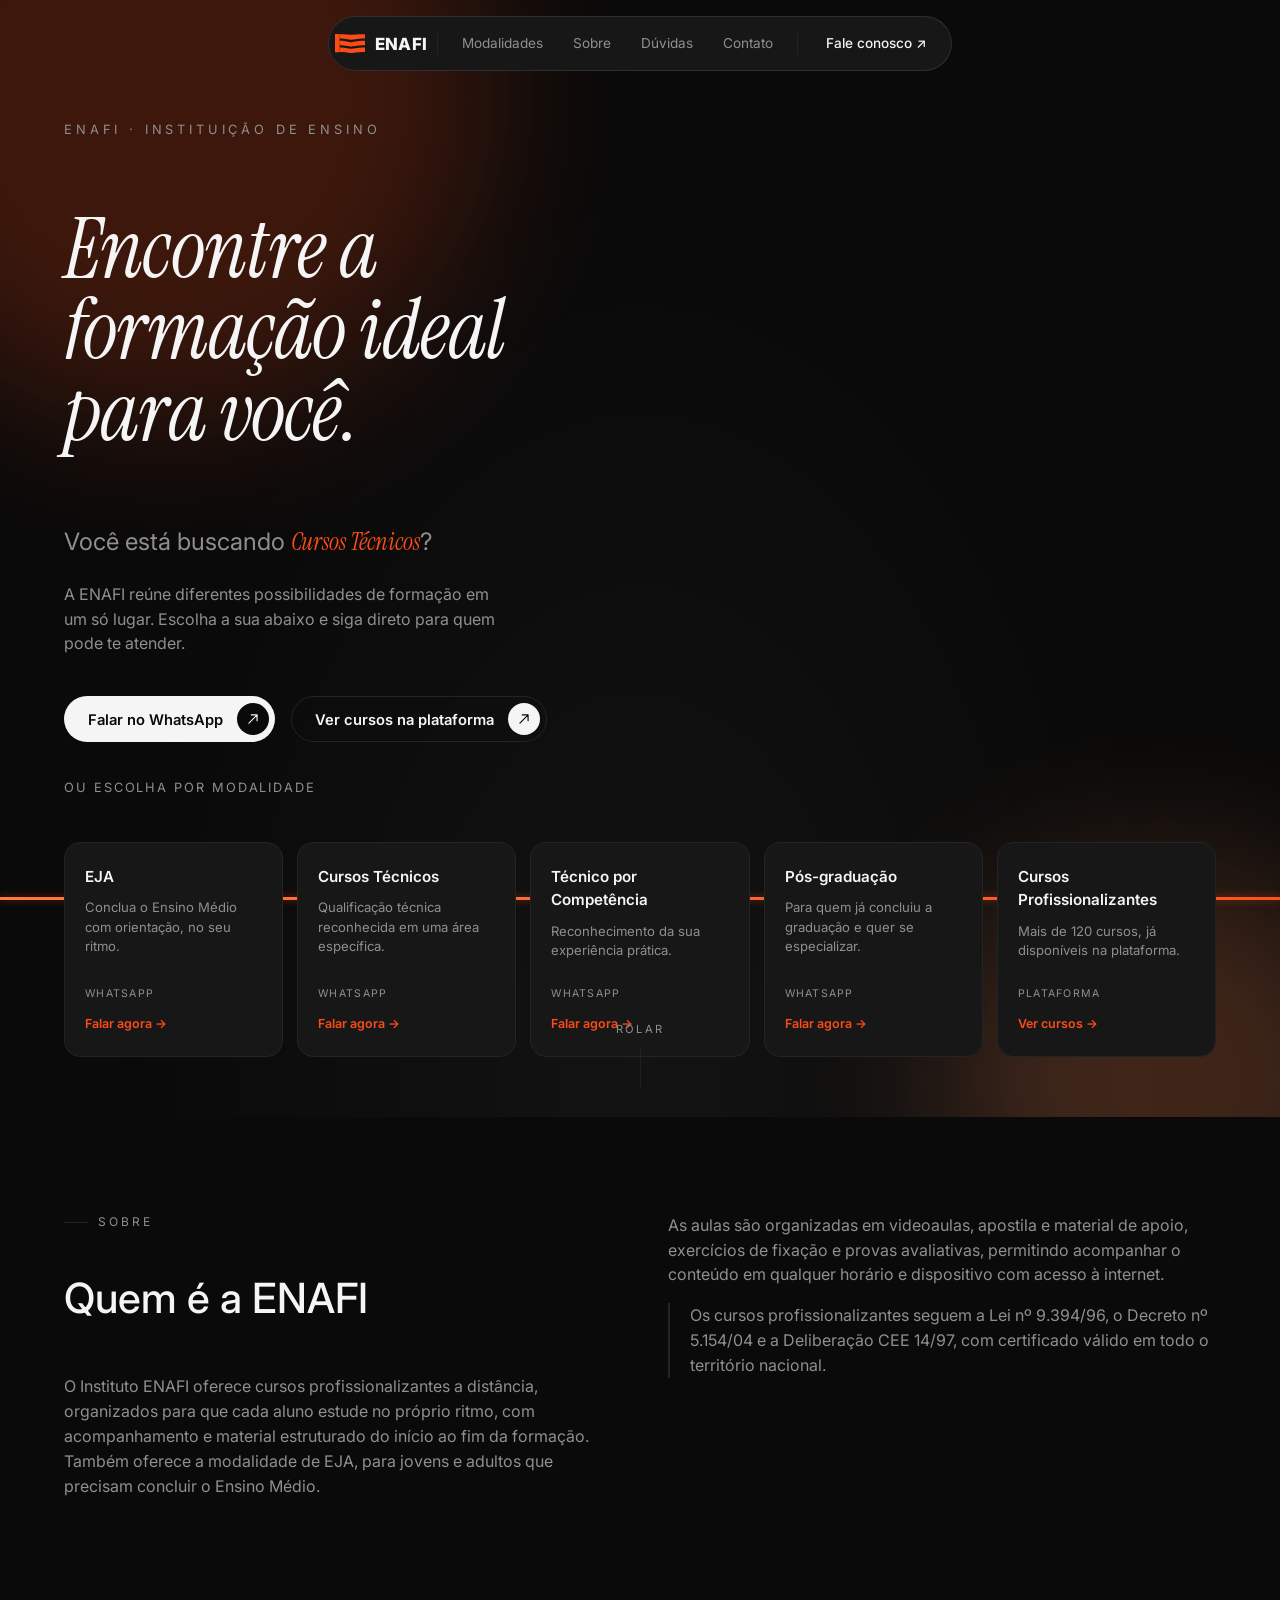
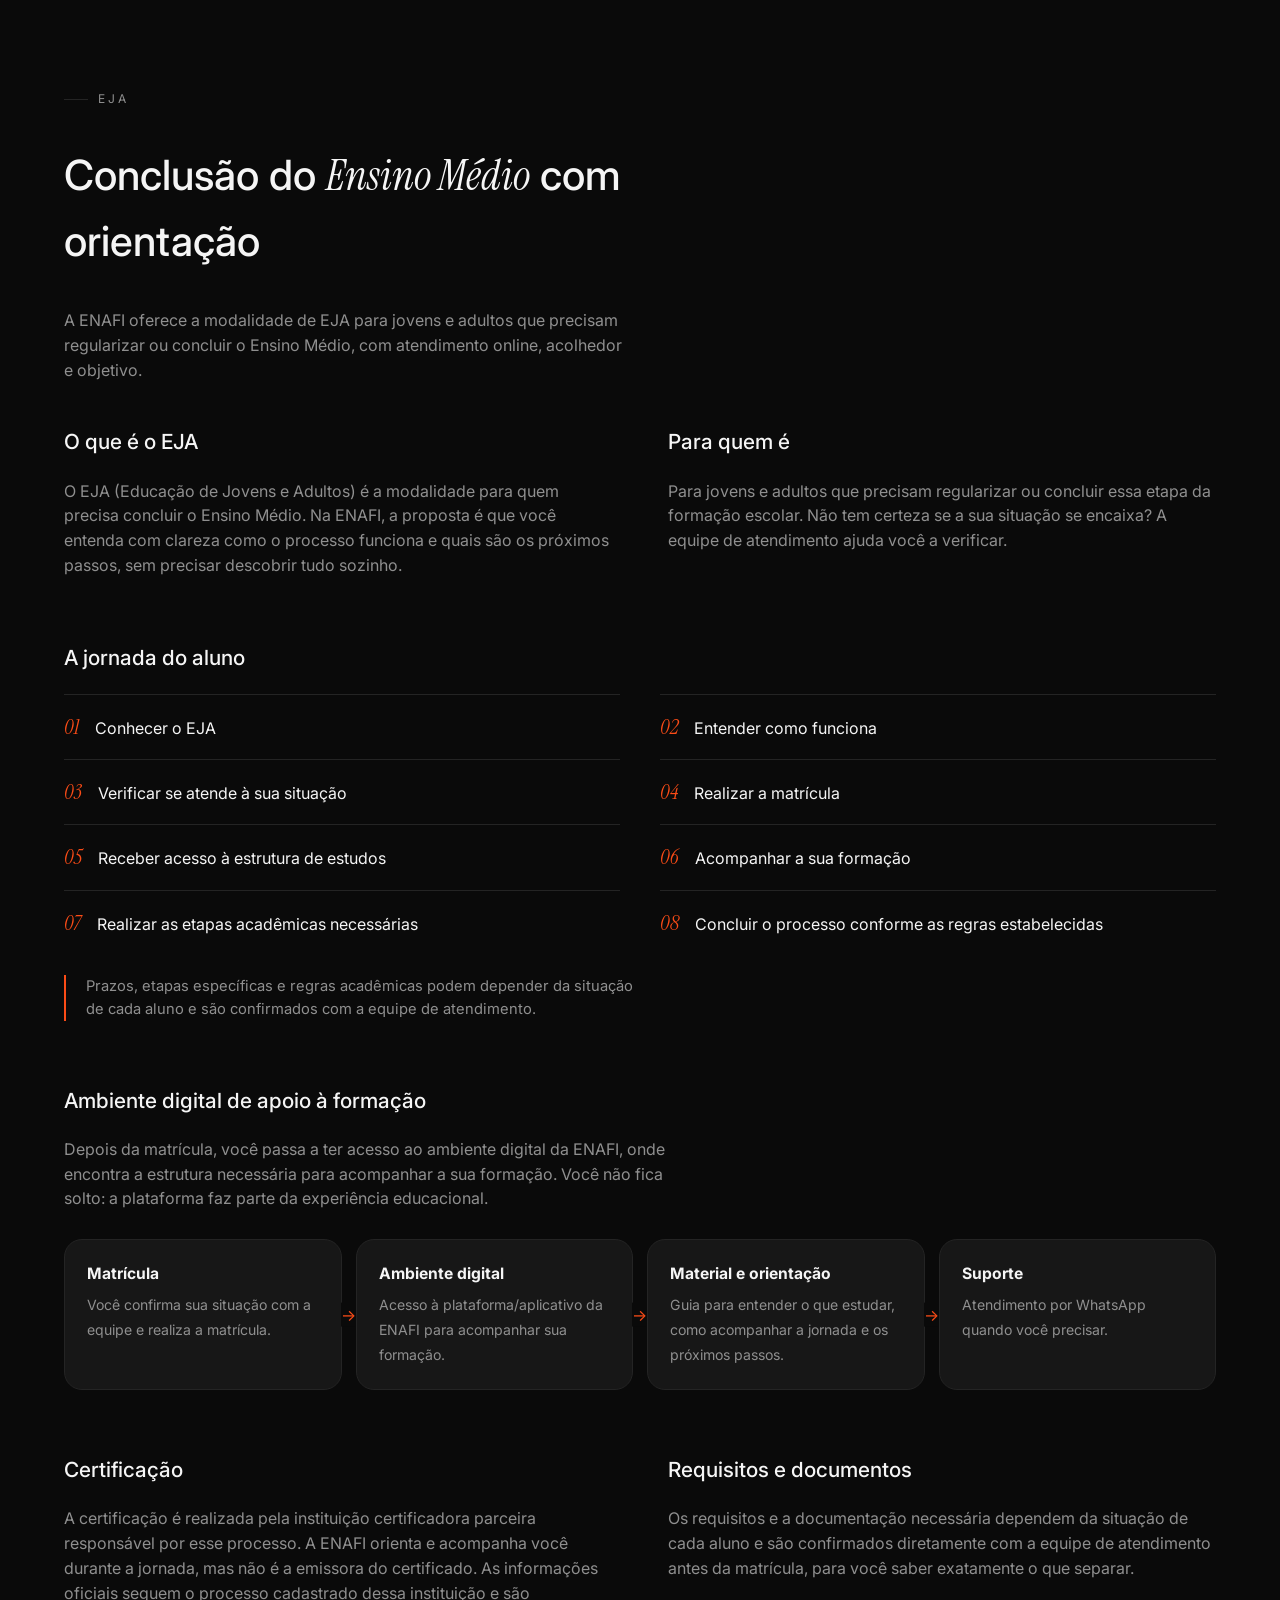
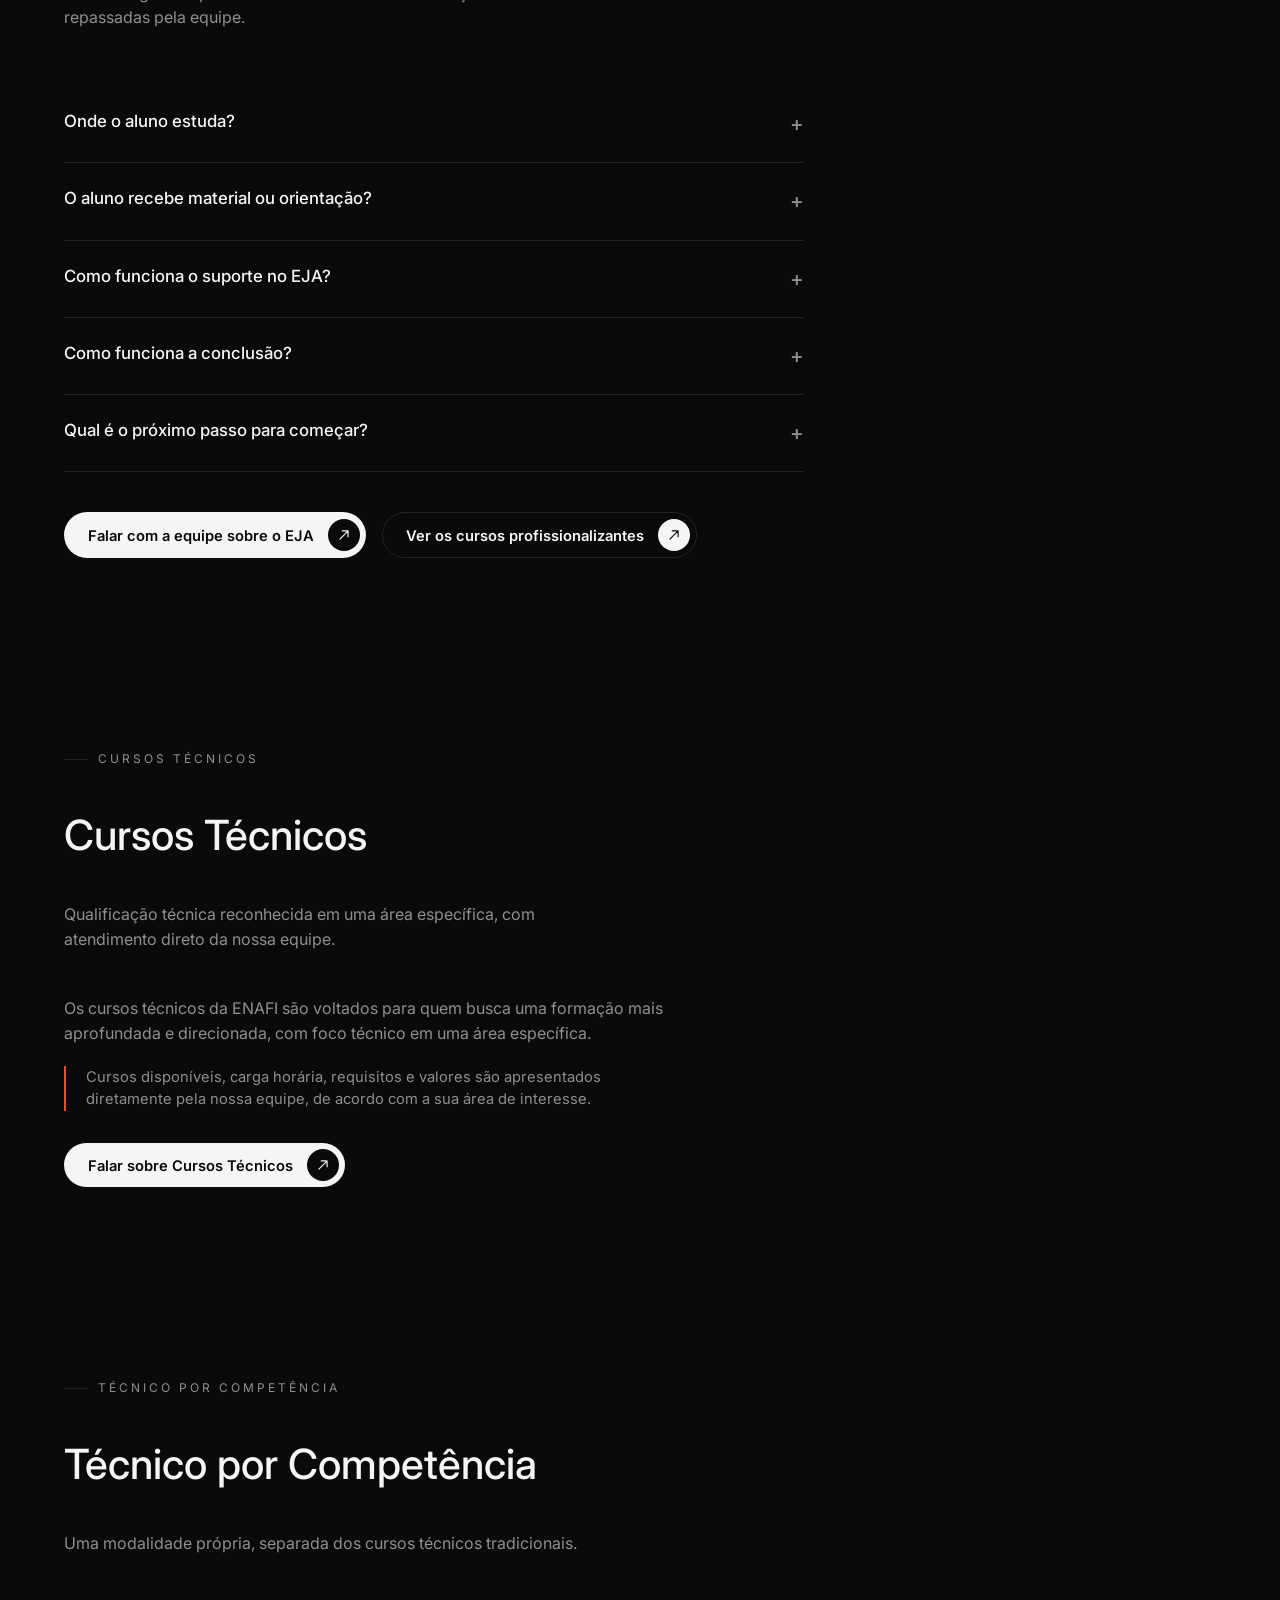
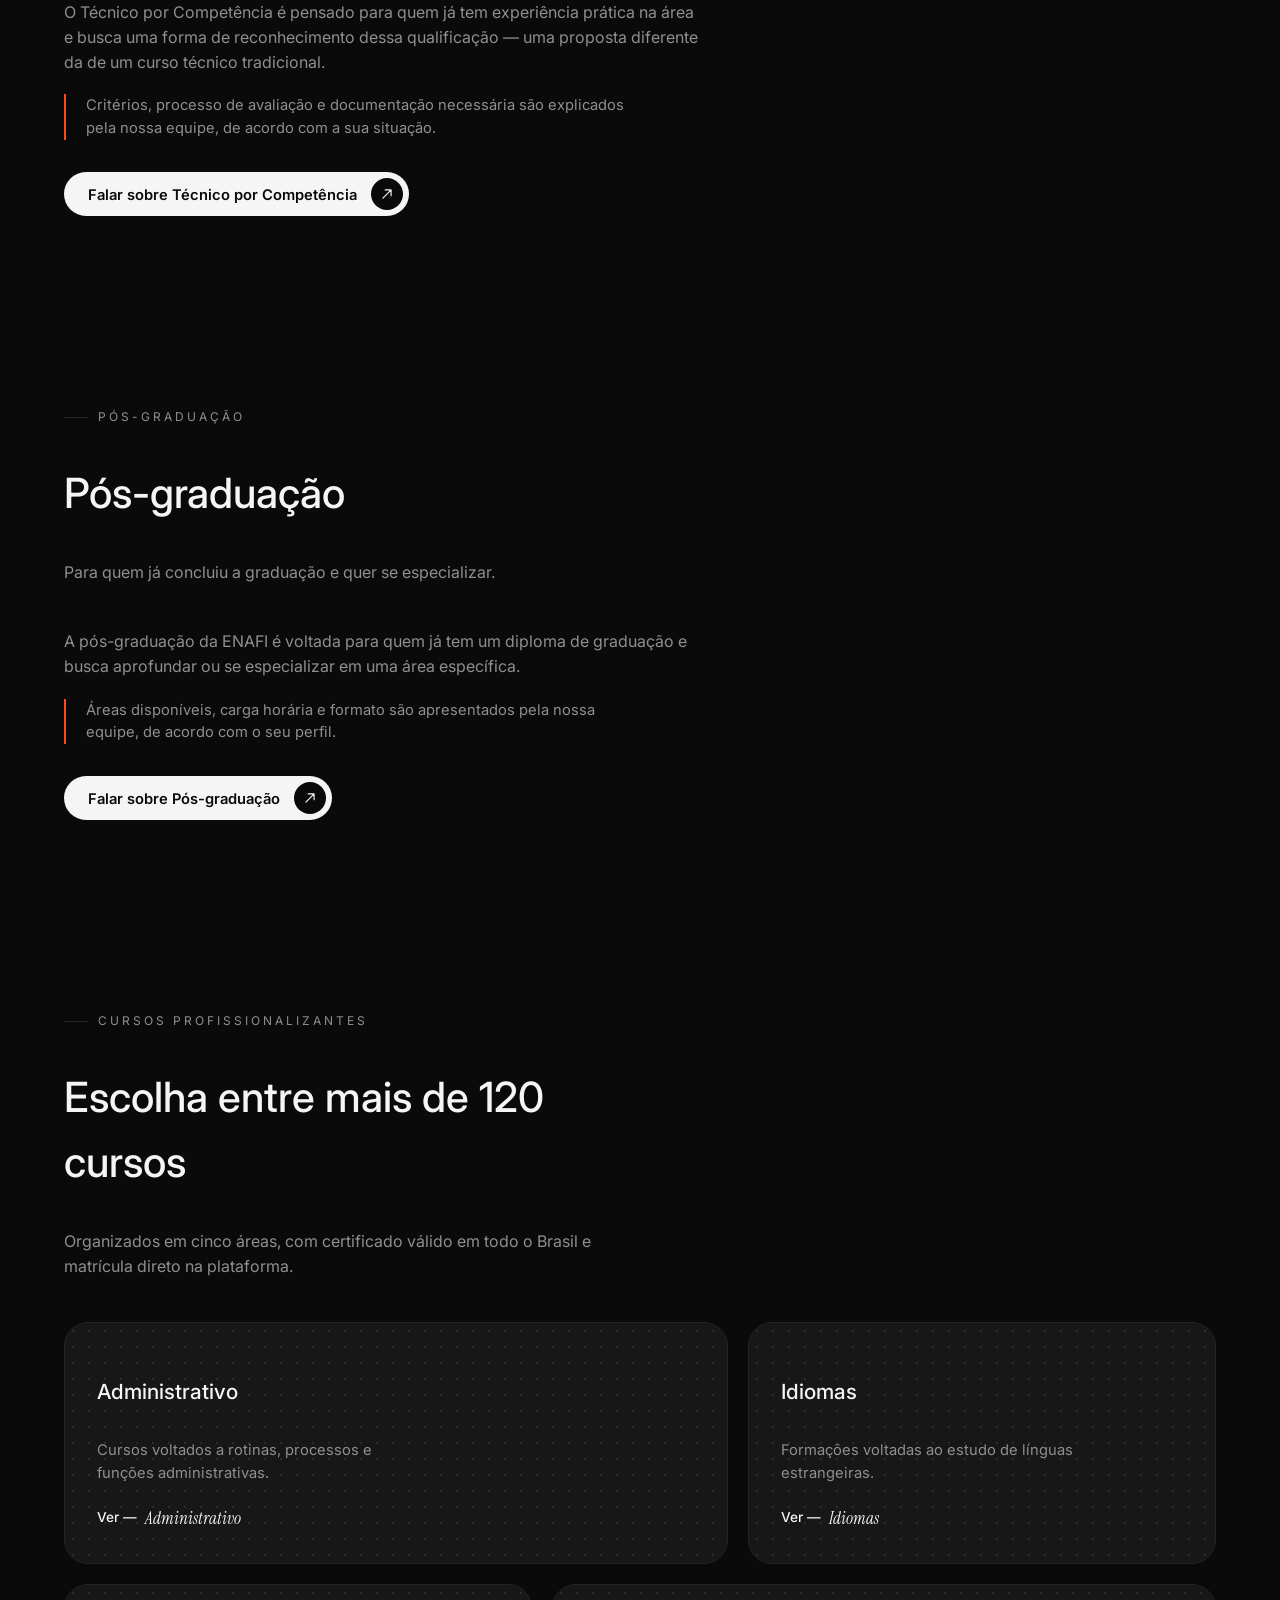
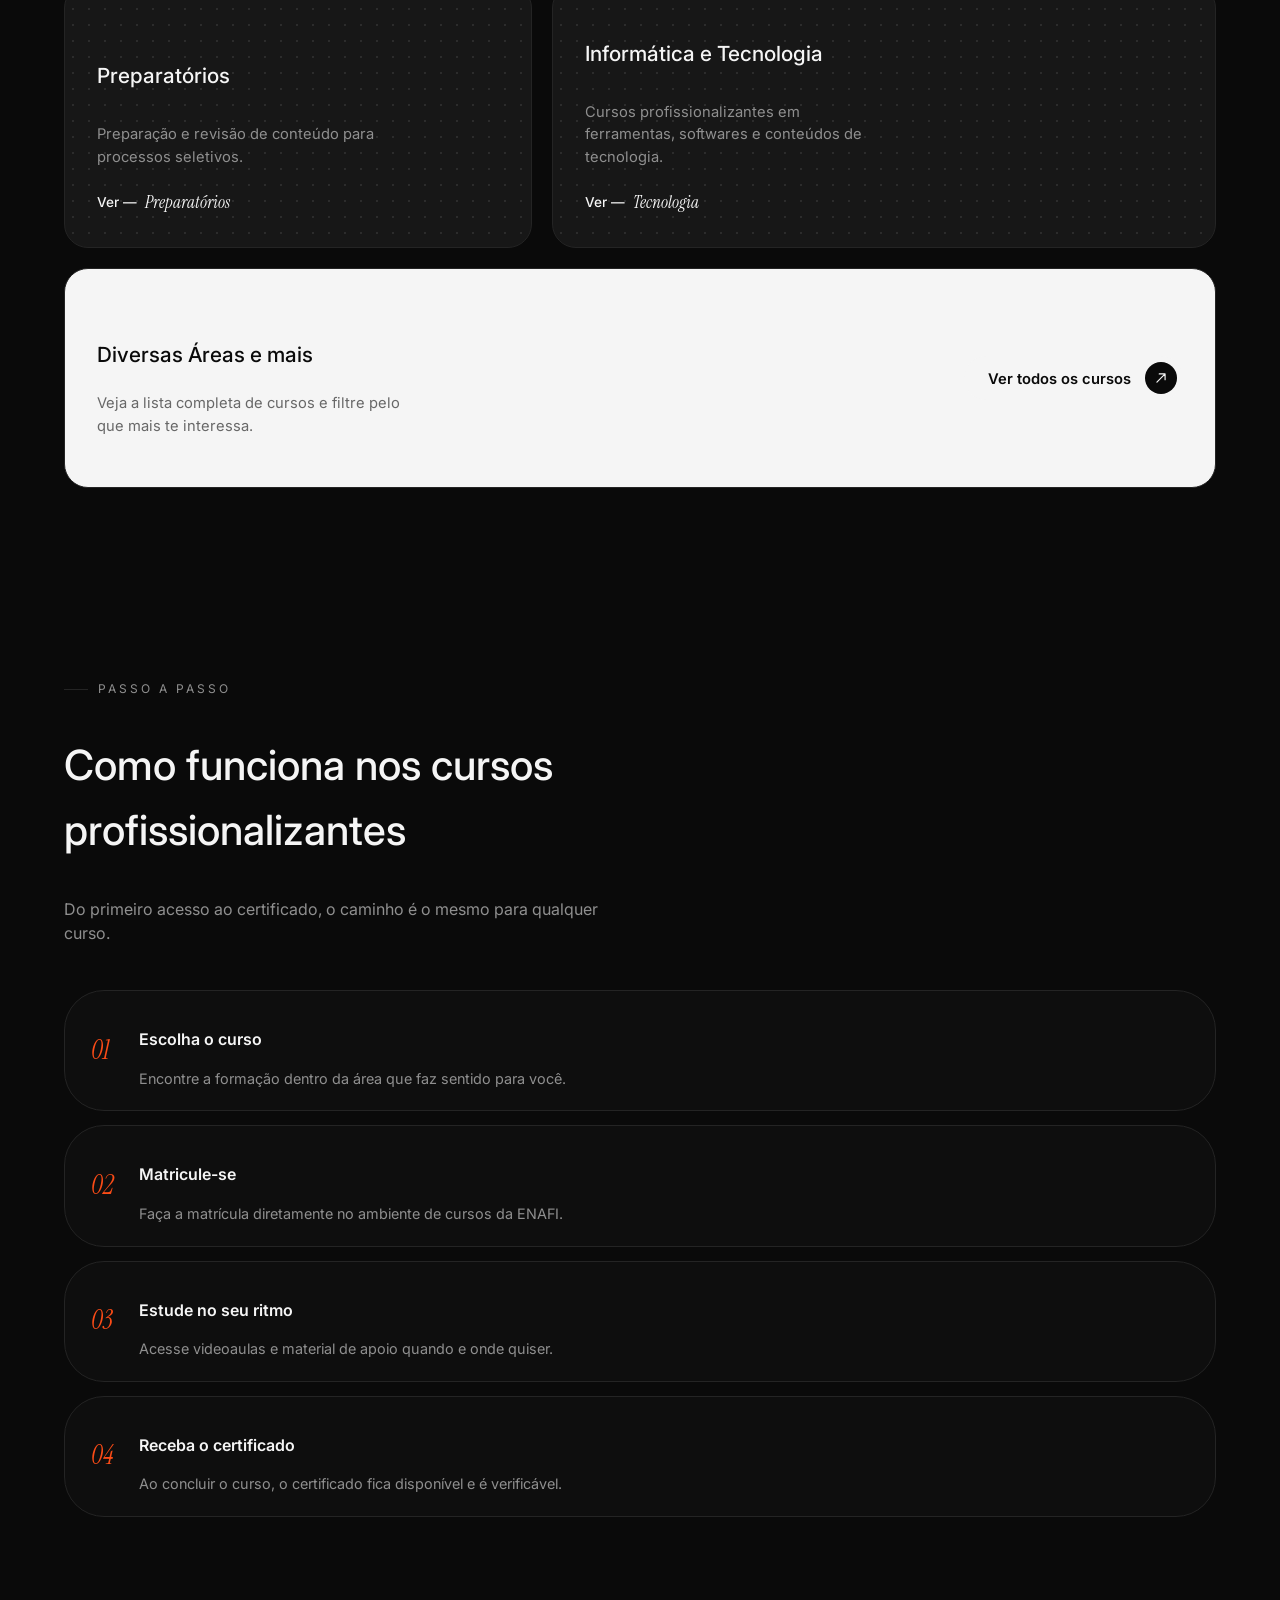
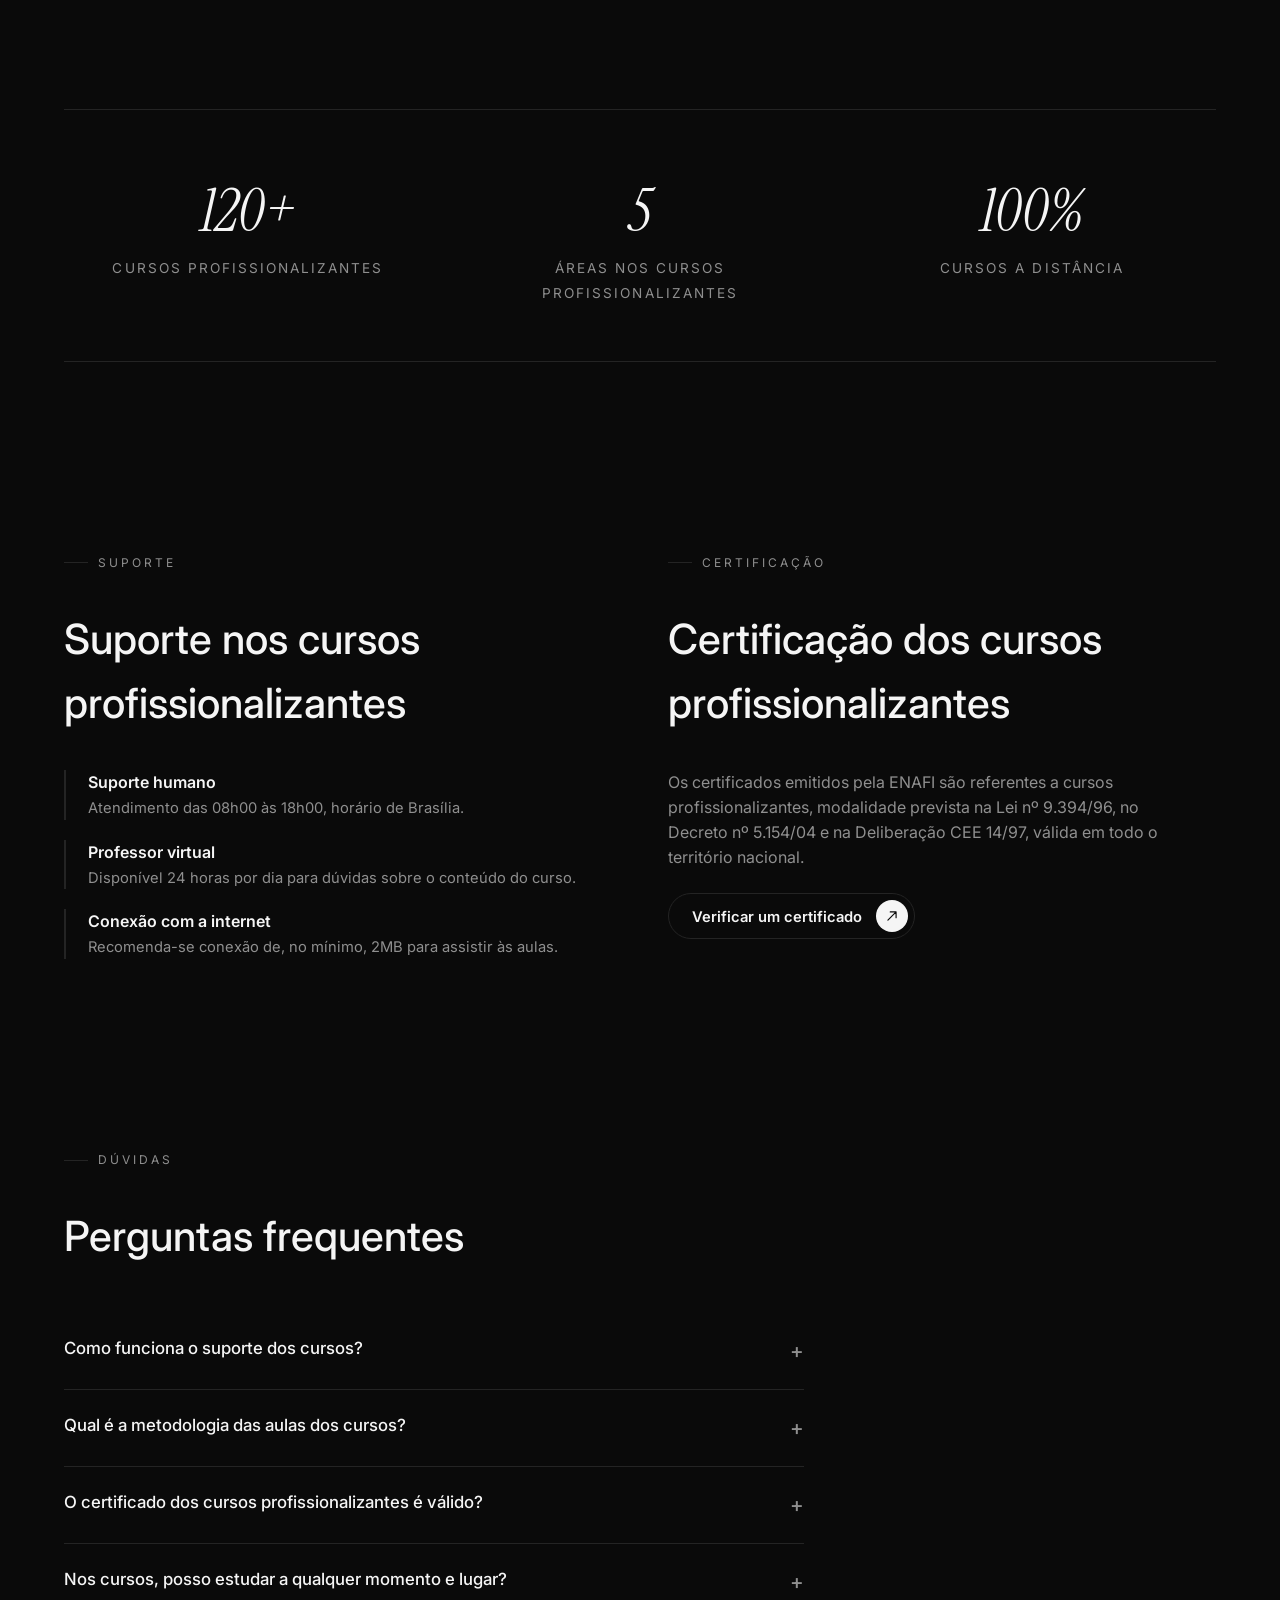
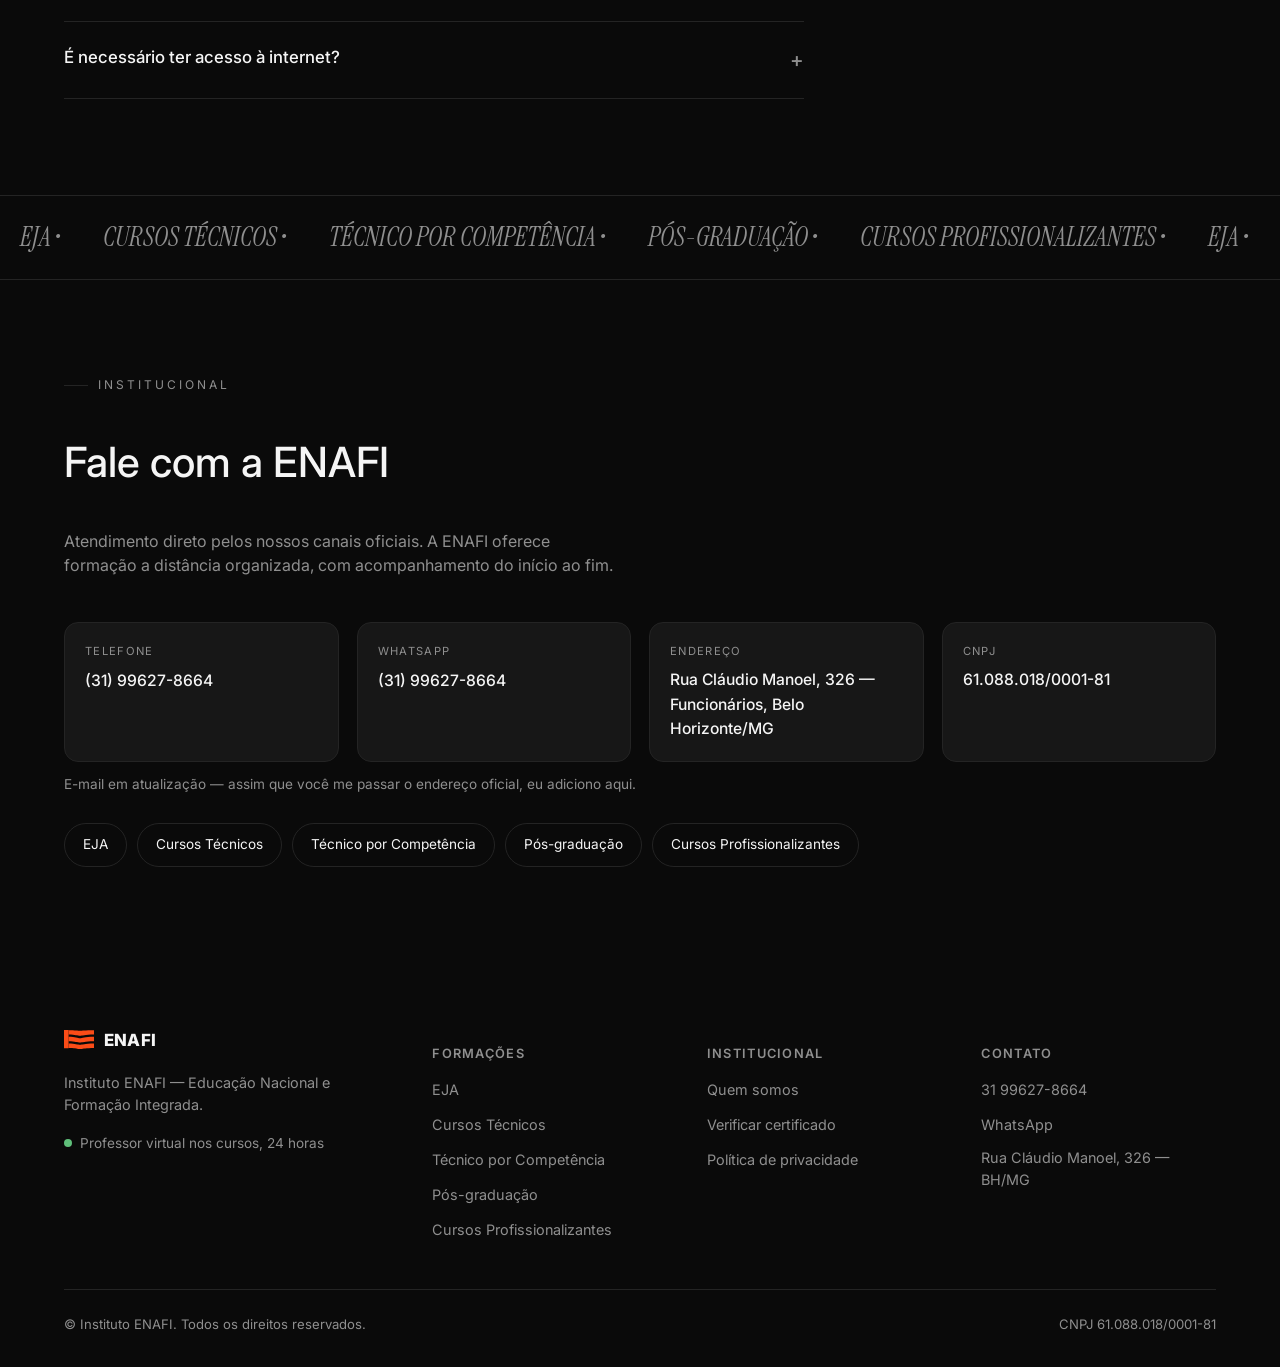
<file: index.html>
<!DOCTYPE html>
<html lang="pt-BR">
<head>
<meta charset="UTF-8">
<meta name="viewport" content="width=device-width, initial-scale=1, viewport-fit=cover">
<title>Instituto ENAFI | Educação Nacional e Formação Integrada</title>
<meta name="description" content="Instituto ENAFI: EJA, Cursos Técnicos, Técnico por Competência, Pós-graduação e Cursos Profissionalizantes em um só lugar. Encontre sua formação e fale direto com a nossa equipe.">
<link rel="preconnect" href="https://fonts.googleapis.com">
<link rel="preconnect" href="https://fonts.gstatic.com" crossorigin>
<link href="https://fonts.googleapis.com/css2?family=Instrument+Serif:ital@1&family=Inter:wght@300;400;500;600;700&display=swap" rel="stylesheet">
<style>
  :root {
    --bg: 0 0% 4%; --surface: 0 0% 9%; --text: 0 0% 96%; --muted: 0 0% 56%; --stroke: 0 0% 14%;
    --radius: 24px;
    box-sizing: border-box;
    padding-top: env(safe-area-inset-top,0px); padding-bottom: env(safe-area-inset-bottom,0px);
  }
  *,*::before,*::after{box-sizing:inherit}
  html{scroll-behavior:smooth; scroll-padding-top:90px}
  body{
    margin:0; background:hsl(var(--bg)); color:hsl(var(--text));
    font-family:'Inter',-apple-system,sans-serif; line-height:1.55; font-size:16px; -webkit-font-smoothing:antialiased;
  }
  em.sr{font-family:'Instrument Serif',serif; font-style:italic; font-weight:400}
  p{margin:0} a{color:inherit; text-decoration:none} img{max-width:100%}
  .wrap{max-width:1200px; margin:0 auto; padding:0 24px}
  .accent-gradient{background-image:linear-gradient(90deg,#FF7A3D 0%,#FB4C17 100%)}
  .muted{color:hsl(var(--muted))}
  a.skip-link{position:absolute; left:-999px; top:0; background:hsl(var(--text)); color:hsl(var(--bg)); padding:10px 16px; z-index:200}
  a.skip-link:focus{left:16px; top:16px}
  :focus-visible{outline:2px solid hsl(var(--text)); outline-offset:3px}

  /* Loading screen */
  #loading{position:fixed; inset:0; z-index:9999; background:hsl(var(--bg)); display:flex; flex-direction:column; justify-content:space-between; padding:32px; transition:opacity .5s ease}
  #loading.done{opacity:0; pointer-events:none}
  .load-top{font-size:11px; text-transform:uppercase; letter-spacing:.3em; color:hsl(var(--muted))}
  .load-mid{flex:1; display:flex; align-items:center; justify-content:center}
  .load-word{font-family:'Instrument Serif',serif; font-style:italic; font-size:clamp(2.2rem,7vw,4.5rem); color:hsla(0,0%,96%,.85); animation:roleFade .4s ease-out}
  .load-bottom{display:flex; justify-content:flex-end}
  .load-count{font-family:'Instrument Serif',serif; font-size:clamp(3.5rem,14vw,8rem); font-variant-numeric:tabular-nums}
  .load-bar{position:fixed; left:0; right:0; bottom:0; height:3px; background:hsla(0,0%,100%,.08)}
  .load-bar-fill{height:100%; width:100%; transform-origin:left; transform:scaleX(0); box-shadow:0 0 8px rgba(251,76,23,.45)}
  @keyframes roleFade{from{opacity:0; transform:translateY(8px)} to{opacity:1; transform:translateY(0)}}
  @media (prefers-reduced-motion:reduce){ #loading{display:none} }

  /* Nav */
  header.site{position:fixed; top:env(safe-area-inset-top,0px); left:0; right:0; z-index:60; display:flex; justify-content:center; padding:16px 16px 0}
  .navpill{display:inline-flex; align-items:center; gap:4px; border-radius:999px; border:1px solid hsla(0,0%,100%,.1); background:hsl(var(--surface)); backdrop-filter:blur(10px); padding:6px; transition:box-shadow .3s ease}
  header.site.is-scrolled .navpill{box-shadow:0 8px 24px rgba(0,0,0,.4)}
  .logo-ring{width:38px; height:38px; border-radius:50%; padding:2px; flex-shrink:0}
  .logo-ring-inner{width:100%; height:100%; border-radius:50%; background:hsl(var(--bg)); display:flex; align-items:center; justify-content:center; font-family:'Instrument Serif',serif; font-style:italic; font-size:14px}
  .brand-lockup{display:inline-flex; align-items:center; gap:10px}
  .brand-mark{width:30px; height:auto; color:#FB4C17; flex-shrink:0}
  .brand-word{font-family:'Inter',sans-serif; font-weight:800; font-size:1.05rem; letter-spacing:.01em; color:hsl(var(--text))}
  .navdiv{width:1px; height:20px; background:hsl(var(--stroke)); margin:0 6px}
  nav.primary{display:flex; align-items:center; gap:2px}
  nav.primary a{font-size:.85rem; color:hsl(var(--muted)); padding:8px 14px; border-radius:999px; transition:background .2s,color .2s; white-space:nowrap}
  nav.primary a:hover{color:hsl(var(--text)); background:hsla(0,0%,100%,.06)}
  .say-hi{position:relative; padding:2px; border-radius:999px}
  .say-hi::before{content:"";position:absolute; inset:0; border-radius:999px; background-image:linear-gradient(90deg,#89AACC,#4E85BF); opacity:0; transition:opacity .3s}
  .say-hi:hover::before{opacity:1}
  .say-hi span{position:relative; display:block; background:hsl(var(--surface)); border-radius:999px; padding:8px 16px; font-size:.85rem; font-weight:500}
  .nav-toggle-label{display:none; padding:8px}
  #nav-toggle{display:none}
  @media (max-width:860px){
    nav.primary{position:fixed; inset:80px 12px auto 12px; background:hsl(var(--surface)); border:1px solid hsl(var(--stroke)); border-radius:20px; flex-direction:column; align-items:stretch; padding:12px; gap:2px; transform:translateY(-12px); opacity:0; pointer-events:none; transition:.3s ease}
    #nav-toggle:checked ~ .navpill nav.primary{transform:translateY(0); opacity:1; pointer-events:auto}
    nav.primary a{padding:12px 16px}
    .nav-toggle-label{display:block; cursor:pointer}
  }

  /* Hero */
  .hero{position:relative; min-height:100svh; display:flex; flex-direction:column; justify-content:center; overflow:hidden; padding:120px 0 60px}
  .hero-bg{position:absolute; inset:0; z-index:0}
  .hero-bg span{position:absolute; border-radius:50%; filter:blur(80px); opacity:.22; animation:drift 24s ease-in-out infinite}
  .hero-bg span:nth-child(1){width:50vw; height:50vw; max-width:640px; max-height:640px; background:#FB4C17; top:-20%; left:-12%}
  .hero-bg span:nth-child(2){width:34vw; height:34vw; max-width:460px; max-height:460px; background:#FF8A50; bottom:-16%; right:-8%; animation-delay:-9s; animation-duration:28s}
  .hero-bg::after{content:"";position:absolute; inset:0; background:radial-gradient(ellipse at 50% 100%,hsla(0,0%,100%,.04),transparent 60%)}
  @keyframes drift{0%,100%{transform:translate(0,0) scale(1)} 50%{transform:translate(4%,3%) scale(1.05)}}
  .hero .wrap{position:relative; z-index:1}
  .eyebrow{font-size:.8rem; text-transform:uppercase; letter-spacing:.3em; color:hsl(var(--muted)); margin-bottom:28px}
  .hero h1{font-family:'Instrument Serif',serif; font-style:italic; font-weight:400; font-size:clamp(2.4rem,7vw,5.2rem); line-height:.98; letter-spacing:-.01em; max-width:14ch}
  .role-line{margin-top:26px; font-size:clamp(1.1rem,2.4vw,1.5rem); color:hsl(var(--muted))}
  .role-line em.sr{color:#FB4C17; display:inline-block; animation:roleFade .4s ease-out}
  .lead{margin-top:22px; font-size:1rem; color:hsl(var(--muted)); max-width:44ch}
  .cta-row{margin-top:40px; display:flex; gap:16px; flex-wrap:wrap}
  .btn-roll{display:inline-flex; align-items:center; gap:14px; border-radius:999px; padding:6px 6px 6px 24px; font-weight:600; font-size:.92rem; cursor:pointer}
  .btn-roll.is-solid{background:hsl(var(--text)); color:hsl(var(--bg))}
  .btn-roll.is-outline{background:transparent; color:hsl(var(--text)); border:1px solid hsl(var(--stroke)); padding-left:23px}
  .btn-roll .roll{overflow:hidden; height:20px}
  .btn-roll .roll-inner{display:flex; flex-direction:column; transition:transform .5s cubic-bezier(.25,.1,.25,1)}
  .btn-roll:hover .roll-inner{transform:translateY(-50%)}
  .btn-roll .roll-inner span{height:20px; display:block; white-space:nowrap}
  .btn-roll .icon-circle{width:32px; height:32px; border-radius:50%; display:flex; align-items:center; justify-content:center; flex-shrink:0; transition:transform .5s cubic-bezier(.25,.1,.25,1)}
  .btn-roll.is-solid .icon-circle{background:hsl(var(--bg)); color:hsl(var(--text))}
  .btn-roll.is-outline .icon-circle{background:hsl(var(--text)); color:hsl(var(--bg))}
  .btn-roll:hover .icon-circle{transform:rotate(-45deg)}
  .scroll-ind{position:absolute; left:50%; bottom:28px; transform:translateX(-50%); display:flex; flex-direction:column; align-items:center; gap:10px; z-index:1}
  .scroll-ind span{font-size:.7rem; letter-spacing:.2em; color:hsl(var(--muted))}
  .scroll-track{position:relative; width:1px; height:40px; background:hsl(var(--stroke)); overflow:hidden}
  .scroll-track::after{content:""; position:absolute; left:0; top:-100%; width:1px; height:100%; background:hsl(var(--text)); animation:scrollDown 1.6s ease-in-out infinite}
  @keyframes scrollDown{0%{top:-100%} 100%{top:100%}}
  @media (prefers-reduced-motion:reduce){ .hero-bg span, .scroll-track::after{animation:none} }

  .modal-grid{display:grid; grid-template-columns:repeat(5,1fr); gap:14px; margin-top:44px}
  .modal-card{display:flex; flex-direction:column; gap:10px; padding:22px 20px; border:1px solid hsl(var(--stroke)); border-radius:16px; background:hsl(var(--surface)); transition:border-color .25s ease,transform .25s ease}
  .modal-card:hover{border-color:#FB4C17; transform:translateY(-3px)}
  .modal-card .mc-title{font-weight:600; font-size:.95rem; color:hsl(var(--text))}
  .modal-card .mc-blurb{color:hsl(var(--muted)); font-size:.82rem; line-height:1.45; flex:1 1 auto}
  .modal-card .mc-chan{font-size:.66rem; text-transform:uppercase; letter-spacing:.12em; color:hsl(var(--muted)); margin-top:16px}
  .modal-card .mc-go{margin-top:2px; font-size:.78rem; color:#FB4C17; font-weight:600}
  @media (max-width:1000px){ .modal-grid{grid-template-columns:repeat(3,1fr)} }
  @media (max-width:640px){ .modal-grid{grid-template-columns:1fr 1fr} }
  @media (max-width:420px){ .modal-grid{grid-template-columns:1fr} }

  .contact-grid{display:grid; grid-template-columns:repeat(4,1fr); gap:18px; margin-top:8px}
  .contact-grid .item{border:1px solid hsl(var(--stroke)); border-radius:14px; padding:20px; background:hsl(var(--surface))}
  .contact-grid .item .label{display:block; font-size:.7rem; text-transform:uppercase; letter-spacing:.12em; color:hsl(var(--muted)); margin-bottom:8px}
  .contact-grid .item a, .contact-grid .item p{font-size:.98rem; font-weight:500; margin:0}
  .quick-links{display:flex; flex-wrap:wrap; gap:10px; margin-top:28px}
  .quick-links a{padding:10px 18px; border:1px solid hsl(var(--stroke)); border-radius:999px; font-size:.85rem}
  .quick-links a:hover{border-color:#FB4C17; color:#FB4C17}
  @media (max-width:820px){ .contact-grid{grid-template-columns:1fr 1fr} }
  @media (max-width:480px){ .contact-grid{grid-template-columns:1fr} }

  section{padding:96px 0}
  .sec-head{max-width:56ch; margin-bottom:44px}
  .sec-head .tag{display:flex; align-items:center; gap:10px; margin-bottom:18px}
  .sec-head .tag i{width:24px; height:1px; background:hsl(var(--stroke)); display:inline-block}
  .sec-head .tag span{font-size:.75rem; text-transform:uppercase; letter-spacing:.25em; color:hsl(var(--muted))}
  .sec-head h2{font-size:clamp(1.7rem,3.4vw,2.6rem); font-weight:500}
  .sec-head p{margin-top:14px; color:hsl(var(--muted)); font-size:1rem}

  /* Bento areas */
  .bento{display:grid; grid-template-columns:repeat(12,1fr); gap:20px}
  .bento .card{position:relative; border-radius:var(--radius); border:1px solid hsl(var(--stroke)); background:hsl(var(--surface)); padding:32px; overflow:hidden; min-height:220px; display:flex; flex-direction:column; justify-content:flex-end}
  .bento .card:nth-child(1){grid-column:span 7}
  .bento .card:nth-child(2){grid-column:span 5}
  .bento .card:nth-child(3){grid-column:span 5}
  .bento .card:nth-child(4){grid-column:span 7}
  .bento .card::before{content:""; position:absolute; inset:0; background-image:radial-gradient(hsla(0,0%,100%,.18) 1px,transparent 1px); background-size:16px 16px; opacity:.5; pointer-events:none}
  .bento .card::after{content:""; position:absolute; inset:0; border-radius:var(--radius); padding:1px; background-image:linear-gradient(90deg,#FF7A3D,#FB4C17); background-size:200% 100%; -webkit-mask:linear-gradient(#000 0 0) content-box,linear-gradient(#000 0 0); -webkit-mask-composite:xor; mask-composite:exclude; opacity:0; transition:opacity .3s}
  .bento .card:hover::after{opacity:1; animation:gradShift 5s ease infinite}
  @keyframes gradShift{0%,100%{background-position:0% 50%} 50%{background-position:100% 50%}}
  .bento .card h3{font-size:1.3rem; font-weight:500; position:relative; z-index:1}
  .bento .card p{margin-top:10px; color:hsl(var(--muted)); font-size:.92rem; max-width:34ch; position:relative; z-index:1}
  .bento .card .go{margin-top:20px; display:inline-flex; align-items:center; gap:8px; font-size:.85rem; font-weight:500; position:relative; z-index:1}
  .bento .card .go em.sr{font-size:1.05rem}
  .bento .card.cta{grid-column:span 12; background:hsl(var(--text)); color:hsl(var(--bg)); flex-direction:row; align-items:center; justify-content:space-between; flex-wrap:wrap; gap:20px}
  .bento .card.cta::before{display:none}
  .bento .card.cta h3{color:hsl(var(--bg))}
  .bento .card.cta p{color:hsla(0,0%,4%,.6)}

  /* Como funciona pills */
  .pill-list{display:flex; flex-direction:column; gap:14px}
  .pill{display:flex; align-items:center; gap:22px; padding:20px 26px; border-radius:40px; border:1px solid hsl(var(--stroke)); background:hsla(0,0%,100%,.02); transition:background .3s}
  .pill:hover{background:hsl(var(--surface))}
  .pill .n{font-family:'Instrument Serif',serif; font-style:italic; font-size:1.6rem; color:#FB4C17; flex-shrink:0; width:2.2ch}
  .pill h3{font-size:1rem; font-weight:600}
  .pill p{color:hsl(var(--muted)); font-size:.9rem; margin-top:4px}

  /* Suporte / certificação */
  .two-col{display:grid; grid-template-columns:1fr 1fr; gap:56px}
  .info-list{list-style:none; margin:0; padding:0; display:flex; flex-direction:column; gap:20px}
  .info-list li{padding-left:22px; border-left:2px solid hsl(var(--stroke))}
  .info-list strong{display:block; font-size:1rem; font-weight:600}
  .info-list span{color:hsl(var(--muted)); font-size:.92rem}

  /* EJA */
  .sub-h{font-size:1.3rem; font-weight:500; margin:0 0 20px}
  .journey{display:grid; grid-template-columns:repeat(2,1fr); gap:0 40px; list-style:none; padding:0; margin:0; counter-reset:j}
  .journey li{display:flex; gap:16px; align-items:baseline; padding:16px 0; border-top:1px solid hsl(var(--stroke)); counter-increment:j}
  .journey li::before{content:counter(j,decimal-leading-zero); font-family:'Instrument Serif',serif; font-style:italic; color:#FB4C17; font-size:1.3rem; flex-shrink:0}
  .note{margin-top:20px; padding-left:20px; border-left:2px solid #FB4C17; color:hsl(var(--muted)); font-size:.92rem; max-width:64ch}
  .flow{display:grid; grid-template-columns:repeat(4,1fr); gap:14px; margin-top:28px}
  .flow div{position:relative; border:1px solid hsl(var(--stroke)); background:hsl(var(--surface)); border-radius:18px; padding:22px}
  .flow div:not(:last-child)::after{content:"\2192"; position:absolute; right:-14px; top:50%; transform:translateY(-50%); background:hsl(var(--bg)); color:#FB4C17; width:14px; text-align:center; z-index:1}
  .flow strong{display:block; font-size:.98rem; margin-bottom:6px}
  .flow span{color:hsl(var(--muted)); font-size:.88rem}
  @media (max-width:820px){ .journey{grid-template-columns:1fr} .flow{grid-template-columns:1fr} .flow div:not(:last-child)::after{content:"\2193"; right:auto; left:50%; top:auto; bottom:-15px; transform:translateX(-50%)} }

  /* Stats */
  .stats{display:grid; grid-template-columns:repeat(3,1fr); gap:24px; border-top:1px solid hsl(var(--stroke)); border-bottom:1px solid hsl(var(--stroke)); padding:56px 0}
  .stats div{text-align:center}
  .stats strong{display:block; font-family:'Instrument Serif',serif; font-style:italic; font-size:clamp(2.4rem,5vw,3.6rem); font-weight:400}
  .stats span{color:hsl(var(--muted)); font-size:.85rem; text-transform:uppercase; letter-spacing:.15em}

  /* FAQ */
  .faq-list{max-width:74ch}
  details{border-bottom:1px solid hsl(var(--stroke)); padding:22px 0}
  details summary{cursor:pointer; font-size:1.05rem; font-weight:500; list-style:none; display:flex; justify-content:space-between; gap:16px}
  details summary::-webkit-details-marker{display:none}
  details summary::after{content:"+"; color:hsl(var(--muted)); font-size:1.3rem; flex-shrink:0}
  details[open] summary::after{content:"\2212"}
  details p{margin-top:12px; color:hsl(var(--muted)); max-width:62ch}

  /* Footer + marquee */
  .marquee-wrap{overflow:hidden; border-top:1px solid hsl(var(--stroke)); border-bottom:1px solid hsl(var(--stroke)); padding:22px 0}
  .marquee-track{display:flex; width:max-content; animation:marquee 32s linear infinite}
  .marquee-track span{font-family:'Instrument Serif',serif; font-style:italic; font-size:1.6rem; padding:0 20px; white-space:nowrap; color:hsl(var(--muted))}
  @keyframes marquee{from{transform:translateX(0)} to{transform:translateX(-50%)}}
  @media (prefers-reduced-motion:reduce){ .marquee-track{animation:none} }
  footer{padding:64px 0 32px}
  .footer-grid{display:grid; grid-template-columns:1.4fr 1fr 1fr 1fr; gap:40px}
  footer h4{font-size:.8rem; color:hsl(var(--muted)); margin-bottom:14px; font-weight:600; text-transform:uppercase; letter-spacing:.1em}
  footer ul{list-style:none; margin:0; padding:0; display:flex; flex-direction:column; gap:10px}
  footer a{font-size:.9rem; color:hsl(var(--muted))}
  footer a:hover{color:hsl(var(--text))}
  .avail{display:flex; align-items:center; gap:8px; margin-top:16px; font-size:.85rem; color:hsl(var(--muted))}
  .dot{width:8px; height:8px; border-radius:50%; background:#5FBF7A; animation:pulse 2s ease-in-out infinite}
  @keyframes pulse{0%,100%{opacity:1} 50%{opacity:.35}}
  .footer-bottom{margin-top:48px; padding-top:24px; border-top:1px solid hsl(var(--stroke)); font-size:.82rem; color:hsl(var(--muted)); display:flex; justify-content:space-between; flex-wrap:wrap; gap:12px}

  .reveal{opacity:0; transform:translateY(18px); transition:opacity .7s ease,transform .7s cubic-bezier(.16,1,.3,1)}
  .reveal.is-visible{opacity:1; transform:translateY(0)}
  .reveal-group .reveal:nth-child(2){transition-delay:.08s}
  .reveal-group .reveal:nth-child(3){transition-delay:.16s}
  .reveal-group .reveal:nth-child(4){transition-delay:.24s}
  @media (prefers-reduced-motion:reduce){ .reveal{opacity:1; transform:none; transition:none} }

  @media (max-width:820px){
    .two-col{grid-template-columns:1fr; gap:32px}
    .bento{grid-template-columns:1fr}
    .bento .card,.bento .card:nth-child(n){grid-column:span 1}
    .stats{grid-template-columns:1fr; gap:32px}
    .footer-grid{grid-template-columns:1fr 1fr}
  }
  @media (max-width:480px){ .footer-grid{grid-template-columns:1fr} }
</style>
</head>
<body>
<svg width="0" height="0" style="position:absolute" aria-hidden="true">
  <symbol id="enafi-mark" viewBox="0 0 184 118">
    <rect x="0" y="0" width="28" height="112"/>
    <path d="M28,1 C70,1 84,4 98,4 C112,4 126,1 184,1 L184,28 C126,28 112,36 98,36 C84,36 70,28 28,28 Z"/>
    <path d="M28,42 C70,42 84,51 98,51 C112,51 126,42 184,42 L184,69 C126,69 112,77 98,77 C84,77 70,69 28,69 Z"/>
    <path d="M28,83 C70,83 84,91 98,91 C112,91 126,83 184,83 L184,110 C126,110 112,117 98,117 C84,117 70,110 28,110 Z"/>
  </symbol>
</svg>
<a href="#main" class="skip-link">Pular para o conteúdo</a>

<div id="loading" aria-hidden="true">
  <div class="load-top">Instituto ENAFI</div>
  <div class="load-mid"><div class="load-word" id="loadWord">Educação</div></div>
  <div class="load-bottom"><div class="load-count" id="loadCount">000</div></div>
</div>
<div class="load-bar"><div class="load-bar-fill accent-gradient" id="loadBar"></div></div>

<header class="site">
  <div class="navpill">
    <input type="checkbox" id="nav-toggle" aria-hidden="true">
    <a href="#main" class="brand-lockup" aria-label="Instituto ENAFI">
      <svg class="brand-mark" viewBox="0 0 184 118" fill="currentColor" aria-hidden="true"><use href="#enafi-mark"/></svg>
      <span class="brand-word">ENAFI</span>
    </a>
    <div class="navdiv"></div>
    <nav class="primary" aria-label="Navegação principal">
      <a href="#modalidades">Modalidades</a>
      <a href="#sobre">Sobre</a>
      <a href="#faq">Dúvidas</a>
      <a href="#contato">Contato</a>
    </nav>
    <div class="navdiv"></div>
    <a class="say-hi" href="https://api.whatsapp.com/send?phone=5531996278664&text=Olá%21%20Gostaria%20de%20mais%20informações%20sobre%20a%20ENAFI."><span>Fale conosco ↗</span></a>
    <label class="nav-toggle-label" for="nav-toggle" aria-label="Abrir menu">
      <svg width="20" height="20" viewBox="0 0 24 24" fill="none"><path d="M3 6h18M3 12h18M3 18h18" stroke="currentColor" stroke-width="1.8" stroke-linecap="round"/></svg>
    </label>
  </div>
</header>

<main id="main">

  <section class="hero">
    <div class="hero-bg" aria-hidden="true"><span></span><span></span></div>
    <div class="wrap">
      <p class="eyebrow">ENAFI · Instituição de Ensino</p>
      <h1>Encontre a formação ideal para você.</h1>
      <p class="role-line">Você está buscando <em class="sr" id="roleWord">EJA</em>?</p>
      <p class="lead">A ENAFI reúne diferentes possibilidades de formação em um só lugar. Escolha a sua abaixo e siga direto para quem pode te atender.</p>
      <div class="cta-row reveal">
        <a class="btn-roll is-solid" href="https://api.whatsapp.com/send?phone=5531996278664&text=Ol%C3%A1%21%20Gostaria%20de%20mais%20informa%C3%A7%C3%B5es%20sobre%20a%20ENAFI." target="_blank" rel="noopener">
          <span class="roll"><span class="roll-inner"><span>Falar no WhatsApp</span><span>Falar no WhatsApp</span></span></span>
          <span class="icon-circle" aria-hidden="true"><svg width="14" height="14" viewBox="0 0 24 24" fill="none"><path d="M5 19 19 5M9 5h10v10" stroke="currentColor" stroke-width="2" stroke-linecap="round" stroke-linejoin="round"/></svg></span>
        </a>
        <a class="btn-roll is-outline" href="https://curso.eadaulas.com/institutoenafi" target="_blank" rel="noopener">
          <span class="roll"><span class="roll-inner"><span>Ver cursos na plataforma</span><span>Ver cursos na plataforma</span></span></span>
          <span class="icon-circle" aria-hidden="true"><svg width="14" height="14" viewBox="0 0 24 24" fill="none"><path d="M5 19 19 5M9 5h10v10" stroke="currentColor" stroke-width="2" stroke-linecap="round" stroke-linejoin="round"/></svg></span>
        </a>
      </div>
      <p class="reveal" style="margin-top:36px; font-size:.8rem; text-transform:uppercase; letter-spacing:.15em; color:hsl(var(--muted))">Ou escolha por modalidade</p>
      <div class="modal-grid reveal-group" id="modalidades">
        <a class="modal-card reveal" href="https://api.whatsapp.com/send?phone=5531996278664&text=Ol%C3%A1%21%20Quero%20saber%20mais%20sobre%20o%20EJA%20da%20ENAFI." target="_blank" rel="noopener">
          <span class="mc-title">EJA</span>
          <span class="mc-blurb">Conclua o Ensino Médio com orientação, no seu ritmo.</span>
          <span class="mc-chan">WhatsApp</span>
          <span class="mc-go">Falar agora →</span>
        </a>
        <a class="modal-card reveal" href="https://api.whatsapp.com/send?phone=5531996278664&text=Ol%C3%A1%21%20Quero%20saber%20mais%20sobre%20os%20Cursos%20T%C3%A9cnicos%20da%20ENAFI." target="_blank" rel="noopener">
          <span class="mc-title">Cursos Técnicos</span>
          <span class="mc-blurb">Qualificação técnica reconhecida em uma área específica.</span>
          <span class="mc-chan">WhatsApp</span>
          <span class="mc-go">Falar agora →</span>
        </a>
        <a class="modal-card reveal" href="https://api.whatsapp.com/send?phone=5531996278664&text=Ol%C3%A1%21%20Quero%20saber%20mais%20sobre%20o%20T%C3%A9cnico%20por%20Compet%C3%AAncia%20da%20ENAFI." target="_blank" rel="noopener">
          <span class="mc-title">Técnico por Competência</span>
          <span class="mc-blurb">Reconhecimento da sua experiência prática.</span>
          <span class="mc-chan">WhatsApp</span>
          <span class="mc-go">Falar agora →</span>
        </a>
        <a class="modal-card reveal" href="https://api.whatsapp.com/send?phone=5531996278664&text=Ol%C3%A1%21%20Quero%20saber%20mais%20sobre%20a%20P%C3%B3s-gradua%C3%A7%C3%A3o%20da%20ENAFI." target="_blank" rel="noopener">
          <span class="mc-title">Pós-graduação</span>
          <span class="mc-blurb">Para quem já concluiu a graduação e quer se especializar.</span>
          <span class="mc-chan">WhatsApp</span>
          <span class="mc-go">Falar agora →</span>
        </a>
        <a class="modal-card reveal" href="https://curso.eadaulas.com/institutoenafi" target="_blank" rel="noopener">
          <span class="mc-title">Cursos Profissionalizantes</span>
          <span class="mc-blurb">Mais de 120 cursos, já disponíveis na plataforma.</span>
          <span class="mc-chan">Plataforma</span>
          <span class="mc-go">Ver cursos →</span>
        </a>
      </div>
    </div>
    <div class="scroll-ind"><span>ROLAR</span><div class="scroll-track"></div></div>
  </section>

  <section id="sobre">
    <div class="wrap two-col reveal-group">
      <div class="reveal">
        <div class="sec-head"><div class="tag"><i></i><span>Sobre</span></div><h2>Quem é a ENAFI</h2></div>
        <p class="muted">O Instituto ENAFI oferece cursos profissionalizantes a distância, organizados para que cada aluno estude no próprio ritmo, com acompanhamento e material estruturado do início ao fim da formação. Também oferece a modalidade de EJA, para jovens e adultos que precisam concluir o Ensino Médio.</p>
      </div>
      <div class="reveal">
        <p class="muted">As aulas são organizadas em videoaulas, apostila e material de apoio, exercícios de fixação e provas avaliativas, permitindo acompanhar o conteúdo em qualquer horário e dispositivo com acesso à internet.</p>
        <p class="muted" style="margin-top:16px; padding-left:20px; border-left:2px solid hsl(var(--stroke))">Os cursos profissionalizantes seguem a Lei nº 9.394/96, o Decreto nº 5.154/04 e a Deliberação CEE 14/97, com certificado válido em todo o território nacional.</p>
      </div>
    </div>
  </section>

  <section id="eja">
    <div class="wrap">
      <div class="sec-head reveal"><div class="tag"><i></i><span>EJA</span></div><h2>Conclusão do <em class="sr">Ensino Médio</em> com orientação</h2><p>A ENAFI oferece a modalidade de EJA para jovens e adultos que precisam regularizar ou concluir o Ensino Médio, com atendimento online, acolhedor e objetivo.</p></div>
      <div class="two-col reveal-group">
        <div class="reveal"><h3 class="sub-h">O que é o EJA</h3><p class="muted">O EJA (Educação de Jovens e Adultos) é a modalidade para quem precisa concluir o Ensino Médio. Na ENAFI, a proposta é que você entenda com clareza como o processo funciona e quais são os próximos passos, sem precisar descobrir tudo sozinho.</p></div>
        <div class="reveal"><h3 class="sub-h">Para quem é</h3><p class="muted">Para jovens e adultos que precisam regularizar ou concluir essa etapa da formação escolar. Não tem certeza se a sua situação se encaixa? A equipe de atendimento ajuda você a verificar.</p></div>
      </div>

      <div class="reveal" style="margin-top:64px"><h3 class="sub-h">A jornada do aluno</h3>
        <ol class="journey"><li>Conhecer o EJA</li><li>Entender como funciona</li><li>Verificar se atende à sua situação</li><li>Realizar a matrícula</li><li>Receber acesso à estrutura de estudos</li><li>Acompanhar a sua formação</li><li>Realizar as etapas acadêmicas necessárias</li><li>Concluir o processo conforme as regras estabelecidas</li></ol>
        <p class="note">Prazos, etapas específicas e regras acadêmicas podem depender da situação de cada aluno e são confirmados com a equipe de atendimento.</p>
      </div>

      <div class="reveal" style="margin-top:64px"><h3 class="sub-h">Ambiente digital de apoio à formação</h3>
        <p class="muted" style="max-width:64ch">Depois da matrícula, você passa a ter acesso ao ambiente digital da ENAFI, onde encontra a estrutura necessária para acompanhar a sua formação. Você não fica solto: a plataforma faz parte da experiência educacional.</p>
        <div class="flow">
          <div><strong>Matrícula</strong><span>Você confirma sua situação com a equipe e realiza a matrícula.</span></div>
          <div><strong>Ambiente digital</strong><span>Acesso à plataforma/aplicativo da ENAFI para acompanhar sua formação.</span></div>
          <div><strong>Material e orientação</strong><span>Guia para entender o que estudar, como acompanhar a jornada e os próximos passos.</span></div>
          <div><strong>Suporte</strong><span>Atendimento por WhatsApp quando você precisar.</span></div>
        </div>
      </div>

      <div class="two-col reveal-group" style="margin-top:64px">
        <div class="reveal"><h3 class="sub-h">Certificação</h3><p class="muted">A certificação é realizada pela instituição certificadora parceira responsável por esse processo. A ENAFI orienta e acompanha você durante a jornada, mas não é a emissora do certificado. As informações oficiais seguem o processo cadastrado dessa instituição e são repassadas pela equipe.</p></div>
        <div class="reveal"><h3 class="sub-h">Requisitos e documentos</h3><p class="muted">Os requisitos e a documentação necessária dependem da situação de cada aluno e são confirmados diretamente com a equipe de atendimento antes da matrícula, para você saber exatamente o que separar.</p></div>
      </div>

      <div class="faq-list reveal" style="margin-top:56px">
        <details><summary>Onde o aluno estuda?</summary><p>Você estuda pelo ambiente digital de apoio da ENAFI, onde encontra a estrutura da sua formação. Os detalhes de como cada etapa acontece são confirmados com a equipe de atendimento.</p></details>
        <details><summary>O aluno recebe material ou orientação?</summary><p>Sim. A ENAFI organiza uma estrutura de estudos com material/guia de orientação, para você entender o que estudar, como acompanhar sua jornada e quais são os próximos passos.</p></details>
        <details><summary>Como funciona o suporte no EJA?</summary><p>O atendimento é online e humanizado, com suporte por WhatsApp quando necessário.</p></details>
        <details><summary>Como funciona a conclusão?</summary><p>A conclusão acontece depois que o aluno realiza as etapas acadêmicas necessárias, conforme as regras estabelecidas. Prazos e detalhes são confirmados com a equipe.</p></details>
        <details><summary>Qual é o próximo passo para começar?</summary><p>Fale com a equipe pelo WhatsApp. Ela explica o processo, confirma se o EJA atende à sua situação e orienta você na matrícula.</p></details>
      </div>

      <div class="cta-row reveal" style="margin-top:40px">
        <a class="btn-roll is-solid" href="https://api.whatsapp.com/send?phone=5531996278664&amp;text=Ol%C3%A1!%20Quero%20saber%20mais%20sobre%20o%20EJA%20da%20ENAFI."><span class="roll"><span class="roll-inner"><span>Falar com a equipe sobre o EJA</span><span>Falar com a equipe sobre o EJA</span></span></span><span class="icon-circle" aria-hidden="true"><svg width="14" height="14" viewBox="0 0 24 24" fill="none"><path d="M5 19 19 5M9 5h10v10" stroke="currentColor" stroke-width="2" stroke-linecap="round" stroke-linejoin="round"/></svg></span></a>
        <a class="btn-roll is-outline" href="#profissionalizantes"><span class="roll"><span class="roll-inner"><span>Ver os cursos profissionalizantes</span><span>Ver os cursos profissionalizantes</span></span></span><span class="icon-circle" aria-hidden="true"><svg width="14" height="14" viewBox="0 0 24 24" fill="none"><path d="M5 19 19 5M9 5h10v10" stroke="currentColor" stroke-width="2" stroke-linecap="round" stroke-linejoin="round"/></svg></span></a>
      </div>
    </div>
  </section>

  <section id="tecnicos">
    <div class="wrap">
      <div class="sec-head reveal"><div class="tag"><i></i><span>Cursos Técnicos</span></div><h2>Cursos Técnicos</h2><p>Qualificação técnica reconhecida em uma área específica, com atendimento direto da nossa equipe.</p></div>
      <div class="reveal" style="max-width:64ch">
        <p class="muted">Os cursos técnicos da ENAFI são voltados para quem busca uma formação mais aprofundada e direcionada, com foco técnico em uma área específica.</p>
        <p class="note">Cursos disponíveis, carga horária, requisitos e valores são apresentados diretamente pela nossa equipe, de acordo com a sua área de interesse.</p>
      </div>
      <div class="cta-row reveal" style="margin-top:32px">
        <a class="btn-roll is-solid" href="https://api.whatsapp.com/send?phone=5531996278664&text=Olá%21%20Quero%20saber%20mais%20sobre%20os%20Cursos%20Técnicos%20da%20ENAFI."><span class="roll"><span class="roll-inner"><span>Falar sobre Cursos Técnicos</span><span>Falar sobre Cursos Técnicos</span></span></span><span class="icon-circle" aria-hidden="true"><svg width="14" height="14" viewBox="0 0 24 24" fill="none"><path d="M5 19 19 5M9 5h10v10" stroke="currentColor" stroke-width="2" stroke-linecap="round" stroke-linejoin="round"/></svg></span></a>
      </div>
    </div>
  </section>

  <section id="competencia">
    <div class="wrap">
      <div class="sec-head reveal"><div class="tag"><i></i><span>Técnico por Competência</span></div><h2>Técnico por Competência</h2><p>Uma modalidade própria, separada dos cursos técnicos tradicionais.</p></div>
      <div class="reveal" style="max-width:64ch">
        <p class="muted">O Técnico por Competência é pensado para quem já tem experiência prática na área e busca uma forma de reconhecimento dessa qualificação — uma proposta diferente da de um curso técnico tradicional.</p>
        <p class="note">Critérios, processo de avaliação e documentação necessária são explicados pela nossa equipe, de acordo com a sua situação.</p>
      </div>
      <div class="cta-row reveal" style="margin-top:32px">
        <a class="btn-roll is-solid" href="https://api.whatsapp.com/send?phone=5531996278664&text=Olá%21%20Quero%20saber%20mais%20sobre%20o%20Técnico%20por%20Competência%20da%20ENAFI."><span class="roll"><span class="roll-inner"><span>Falar sobre Técnico por Competência</span><span>Falar sobre Técnico por Competência</span></span></span><span class="icon-circle" aria-hidden="true"><svg width="14" height="14" viewBox="0 0 24 24" fill="none"><path d="M5 19 19 5M9 5h10v10" stroke="currentColor" stroke-width="2" stroke-linecap="round" stroke-linejoin="round"/></svg></span></a>
      </div>
    </div>
  </section>

  <section id="pos">
    <div class="wrap">
      <div class="sec-head reveal"><div class="tag"><i></i><span>Pós-graduação</span></div><h2>Pós-graduação</h2><p>Para quem já concluiu a graduação e quer se especializar.</p></div>
      <div class="reveal" style="max-width:64ch">
        <p class="muted">A pós-graduação da ENAFI é voltada para quem já tem um diploma de graduação e busca aprofundar ou se especializar em uma área específica.</p>
        <p class="note">Áreas disponíveis, carga horária e formato são apresentados pela nossa equipe, de acordo com o seu perfil.</p>
      </div>
      <div class="cta-row reveal" style="margin-top:32px">
        <a class="btn-roll is-solid" href="https://api.whatsapp.com/send?phone=5531996278664&text=Olá%21%20Quero%20saber%20mais%20sobre%20a%20Pós-graduação%20da%20ENAFI."><span class="roll"><span class="roll-inner"><span>Falar sobre Pós-graduação</span><span>Falar sobre Pós-graduação</span></span></span><span class="icon-circle" aria-hidden="true"><svg width="14" height="14" viewBox="0 0 24 24" fill="none"><path d="M5 19 19 5M9 5h10v10" stroke="currentColor" stroke-width="2" stroke-linecap="round" stroke-linejoin="round"/></svg></span></a>
      </div>
    </div>
  </section>

  <section id="profissionalizantes">
    <div class="wrap">
      <div class="sec-head reveal"><div class="tag"><i></i><span>Cursos Profissionalizantes</span></div><h2>Escolha entre mais de 120 cursos</h2><p>Organizados em cinco áreas, com certificado válido em todo o Brasil e matrícula direto na plataforma.</p></div>
      <div class="bento reveal-group">
        <div class="card reveal">
          <h3>Administrativo</h3><p>Cursos voltados a rotinas, processos e funções administrativas.</p>
          <a class="go" href="https://curso.eadaulas.com/institutoenafi/loja_virtual/cursos.php?id=ADMINISTRATIVO">Ver — <em class="sr">Administrativo</em></a>
        </div>
        <div class="card reveal">
          <h3>Idiomas</h3><p>Formações voltadas ao estudo de línguas estrangeiras.</p>
          <a class="go" href="https://curso.eadaulas.com/institutoenafi/loja_virtual/cursos.php?id=IDIOMAS">Ver — <em class="sr">Idiomas</em></a>
        </div>
        <div class="card reveal">
          <h3>Preparatórios</h3><p>Preparação e revisão de conteúdo para processos seletivos.</p>
          <a class="go" href="https://curso.eadaulas.com/institutoenafi/loja_virtual/cursos.php?id=PREPARAT%C3%93RIOS">Ver — <em class="sr">Preparatórios</em></a>
        </div>
        <div class="card reveal">
          <h3>Informática e Tecnologia</h3><p>Cursos profissionalizantes em ferramentas, softwares e conteúdos de tecnologia.</p>
          <a class="go" href="https://curso.eadaulas.com/institutoenafi/loja_virtual/cursos.php?id=INFORM%C3%81TICA%20E%20TECNOLOGIA">Ver — <em class="sr">Tecnologia</em></a>
        </div>
        <div class="card cta reveal">
          <div><h3>Diversas Áreas e mais</h3><p>Veja a lista completa de cursos e filtre pelo que mais te interessa.</p></div>
          <a class="btn-roll is-solid" href="https://curso.eadaulas.com/institutoenafi/loja_virtual/pesquisacurso.php?search=todos">
            <span class="roll"><span class="roll-inner"><span>Ver todos os cursos</span><span>Ver todos os cursos</span></span></span>
            <span class="icon-circle" aria-hidden="true"><svg width="14" height="14" viewBox="0 0 24 24" fill="none"><path d="M5 19 19 5M9 5h10v10" stroke="currentColor" stroke-width="2" stroke-linecap="round" stroke-linejoin="round"/></svg></span>
          </a>
        </div>
      </div>
    </div>
  </section>

  <section id="como-funciona">
    <div class="wrap">
      <div class="sec-head reveal"><div class="tag"><i></i><span>Passo a passo</span></div><h2>Como funciona nos cursos profissionalizantes</h2><p>Do primeiro acesso ao certificado, o caminho é o mesmo para qualquer curso.</p></div>
      <div class="pill-list reveal-group">
        <div class="pill reveal"><span class="n">01</span><div><h3>Escolha o curso</h3><p>Encontre a formação dentro da área que faz sentido para você.</p></div></div>
        <div class="pill reveal"><span class="n">02</span><div><h3>Matricule-se</h3><p>Faça a matrícula diretamente no ambiente de cursos da ENAFI.</p></div></div>
        <div class="pill reveal"><span class="n">03</span><div><h3>Estude no seu ritmo</h3><p>Acesse videoaulas e material de apoio quando e onde quiser.</p></div></div>
        <div class="pill reveal"><span class="n">04</span><div><h3>Receba o certificado</h3><p>Ao concluir o curso, o certificado fica disponível e é verificável.</p></div></div>
      </div>
    </div>
  </section>

  <section>
    <div class="wrap"><div class="stats reveal-group">
      <div class="reveal"><strong>120+</strong><span>Cursos profissionalizantes</span></div>
      <div class="reveal"><strong>5</strong><span>Áreas nos cursos profissionalizantes</span></div>
      <div class="reveal"><strong>100%</strong><span>Cursos a distância</span></div>
    </div></div>
  </section>

  <section>
    <div class="wrap two-col reveal-group">
      <div class="reveal">
        <div class="sec-head" style="margin-bottom:28px"><div class="tag"><i></i><span>Suporte</span></div><h2>Suporte nos cursos profissionalizantes</h2></div>
        <ul class="info-list">
          <li><strong>Suporte humano</strong><span>Atendimento das 08h00 às 18h00, horário de Brasília.</span></li>
          <li><strong>Professor virtual</strong><span>Disponível 24 horas por dia para dúvidas sobre o conteúdo do curso.</span></li>
          <li><strong>Conexão com a internet</strong><span>Recomenda-se conexão de, no mínimo, 2MB para assistir às aulas.</span></li>
        </ul>
      </div>
      <div class="reveal">
        <div class="sec-head" style="margin-bottom:28px"><div class="tag"><i></i><span>Certificação</span></div><h2>Certificação dos cursos profissionalizantes</h2></div>
        <p class="muted" style="max-width:52ch">Os certificados emitidos pela ENAFI são referentes a cursos profissionalizantes, modalidade prevista na Lei nº 9.394/96, no Decreto nº 5.154/04 e na Deliberação CEE 14/97, válida em todo o território nacional.</p>
        <a class="btn-roll is-outline" style="margin-top:24px" href="https://curso.eadaulas.com/institutoenafi/loja_virtual/verificar_certificado.php">
          <span class="roll"><span class="roll-inner"><span>Verificar um certificado</span><span>Verificar um certificado</span></span></span>
          <span class="icon-circle" aria-hidden="true"><svg width="14" height="14" viewBox="0 0 24 24" fill="none"><path d="M5 19 19 5M9 5h10v10" stroke="currentColor" stroke-width="2" stroke-linecap="round" stroke-linejoin="round"/></svg></span>
        </a>
      </div>
    </div>
  </section>

  <section id="faq">
    <div class="wrap">
      <div class="sec-head reveal"><div class="tag"><i></i><span>Dúvidas</span></div><h2>Perguntas frequentes</h2></div>
      <div class="faq-list reveal">
        <details><summary>Como funciona o suporte dos cursos?</summary><p>O suporte humano atende das 08h00 às 18h00 (horário de Brasília). Um professor virtual está disponível 24 horas por dia para dúvidas sobre o conteúdo.</p></details>
        <details><summary>Qual é a metodologia das aulas dos cursos?</summary><p>Cada unidade é composta por videoaulas, apostila e material de apoio, exercícios de fixação e provas avaliativas.</p></details>
        <details><summary>O certificado dos cursos profissionalizantes é válido?</summary><p>Sim. Os cursos seguem a Lei nº 9.394/96, o Decreto nº 5.154/04 e a Deliberação CEE 14/97, com validade em todo o território nacional.</p></details>
        <details><summary>Nos cursos, posso estudar a qualquer momento e lugar?</summary><p>Sim. No ensino a distância você organiza os estudos no horário e local mais convenientes.</p></details>
        <details><summary>É necessário ter acesso à internet?</summary><p>Sim, com conexão recomendada de, no mínimo, 2MB.</p></details>
      </div>
    </div>
  </section>

</main>

<div class="marquee-wrap"><div class="marquee-track">
  <span>EJA •</span><span>CURSOS TÉCNICOS •</span><span>TÉCNICO POR COMPETÊNCIA •</span><span>PÓS-GRADUAÇÃO •</span><span>CURSOS PROFISSIONALIZANTES •</span>
  <span>EJA •</span><span>CURSOS TÉCNICOS •</span><span>TÉCNICO POR COMPETÊNCIA •</span><span>PÓS-GRADUAÇÃO •</span><span>CURSOS PROFISSIONALIZANTES •</span>
</div></div>

<section id="contato">
  <div class="wrap">
    <div class="sec-head reveal"><div class="tag"><i></i><span>Institucional</span></div><h2>Fale com a ENAFI</h2><p>Atendimento direto pelos nossos canais oficiais. A ENAFI oferece formação a distância organizada, com acompanhamento do início ao fim.</p></div>
    <div class="contact-grid reveal-group">
      <div class="item reveal"><span class="label">Telefone</span><a href="tel:+5531996278664">(31) 99627-8664</a></div>
      <div class="item reveal"><span class="label">WhatsApp</span><a href="https://api.whatsapp.com/send?phone=5531996278664">(31) 99627-8664</a></div>
      <div class="item reveal"><span class="label">Endereço</span><p>Rua Cláudio Manoel, 326 — Funcionários, Belo Horizonte/MG</p></div>
      <div class="item reveal"><span class="label">CNPJ</span><p>61.088.018/0001-81</p></div>
    </div>
    <p class="reveal" style="margin-top:12px; font-size:.85rem; color:hsl(var(--muted))">E-mail em atualização — assim que você me passar o endereço oficial, eu adiciono aqui.</p>
    <div class="quick-links reveal">
      <a href="#eja">EJA</a>
      <a href="#tecnicos">Cursos Técnicos</a>
      <a href="#competencia">Técnico por Competência</a>
      <a href="#pos">Pós-graduação</a>
      <a href="#profissionalizantes">Cursos Profissionalizantes</a>
    </div>
  </div>
</section>

<footer>
  <div class="wrap">
    <div class="footer-grid">
      <div>
        <a href="#main" class="brand-lockup" aria-label="Instituto ENAFI">
          <svg class="brand-mark" viewBox="0 0 184 118" fill="currentColor" aria-hidden="true"><use href="#enafi-mark"/></svg>
          <span class="brand-word">ENAFI</span>
        </a>
        <p class="muted" style="margin-top:16px; max-width:30ch; font-size:.9rem">Instituto ENAFI — Educação Nacional e Formação Integrada.</p>
        <div class="avail"><span class="dot"></span>Professor virtual nos cursos, 24 horas</div>
      </div>
      <div><h4>Formações</h4><ul>
        <li><a href="#eja">EJA</a></li>
        <li><a href="#tecnicos">Cursos Técnicos</a></li>
        <li><a href="#competencia">Técnico por Competência</a></li>
        <li><a href="#pos">Pós-graduação</a></li>
        <li><a href="#profissionalizantes">Cursos Profissionalizantes</a></li>
      </ul></div>
      <div><h4>Institucional</h4><ul>
        <li><a href="https://curso.eadaulas.com/institutoenafi/loja_virtual/quemsomos.php">Quem somos</a></li>
        <li><a href="https://curso.eadaulas.com/institutoenafi/loja_virtual/verificar_certificado.php">Verificar certificado</a></li>
        <li><a href="https://curso.eadaulas.com/institutoenafi/loja_virtual/politica.php">Política de privacidade</a></li>
      </ul></div>
      <div><h4>Contato</h4><ul>
        <li><a href="tel:+5531996278664">31 99627-8664</a></li>
        <li><a href="https://api.whatsapp.com/send?phone=5531996278664">WhatsApp</a></li>
        <li class="muted" style="font-size:.9rem">Rua Cláudio Manoel, 326 — BH/MG</li>
      </ul></div>
    </div>
    <div class="footer-bottom"><span>© Instituto ENAFI. Todos os direitos reservados.</span><span>CNPJ 61.088.018/0001-81</span></div>
  </div>
</footer>

<script>
(function(){
  var reduced = window.matchMedia && window.matchMedia('(prefers-reduced-motion: reduce)').matches;
  var loading = document.getElementById('loading');
  var words = ['Educação','Formação','Certificação'];
  var wordEl = document.getElementById('loadWord');
  var countEl = document.getElementById('loadCount');
  var barEl = document.getElementById('loadBar');

  if (reduced) { loading.classList.add('done'); }
  else {
    var wi = 0;
    var wordTimer = setInterval(function(){ wi=(wi+1)%words.length; wordEl.textContent = words[wi]; wordEl.style.animation='none'; void wordEl.offsetWidth; wordEl.style.animation=''; }, 700);
    var start = performance.now(); var duration = 1800;
    function tick(t){
      var p = Math.min(1,(t-start)/duration);
      var count = Math.floor(p*100);
      countEl.textContent = String(count).padStart(3,'0');
      barEl.style.transform = 'scaleX(' + p + ')';
      if (p < 1) requestAnimationFrame(tick);
      else { clearInterval(wordTimer); setTimeout(function(){ loading.classList.add('done'); },300); }
    }
    requestAnimationFrame(tick);
  }

  var header = document.querySelector('header.site');
  function onScroll(){ if(header) header.classList.toggle('is-scrolled', window.scrollY>8); }
  window.addEventListener('scroll', onScroll, {passive:true}); onScroll();

  var roles = ['EJA','Cursos Técnicos','Técnico por Competência','Pós-graduação','Cursos Profissionalizantes'];
  var roleEl = document.getElementById('roleWord'); var ri = 0;
  if (!reduced) setInterval(function(){ ri=(ri+1)%roles.length; roleEl.textContent = roles[ri]; roleEl.style.animation='none'; void roleEl.offsetWidth; roleEl.style.animation=''; }, 2000);
  else roleEl.textContent = roles[0];

  var items = document.querySelectorAll('.reveal');
  if (reduced || !('IntersectionObserver' in window)) { items.forEach(function(el){ el.classList.add('is-visible'); }); }
  else {
    var obs = new IntersectionObserver(function(entries){
      entries.forEach(function(e){ if(e.isIntersecting){ e.target.classList.add('is-visible'); obs.unobserve(e.target);} });
    }, {threshold:.15, rootMargin:'0px 0px -40px 0px'});
    items.forEach(function(el){ obs.observe(el); });
  }
})();
</script>
</body>
</html>
</file>
